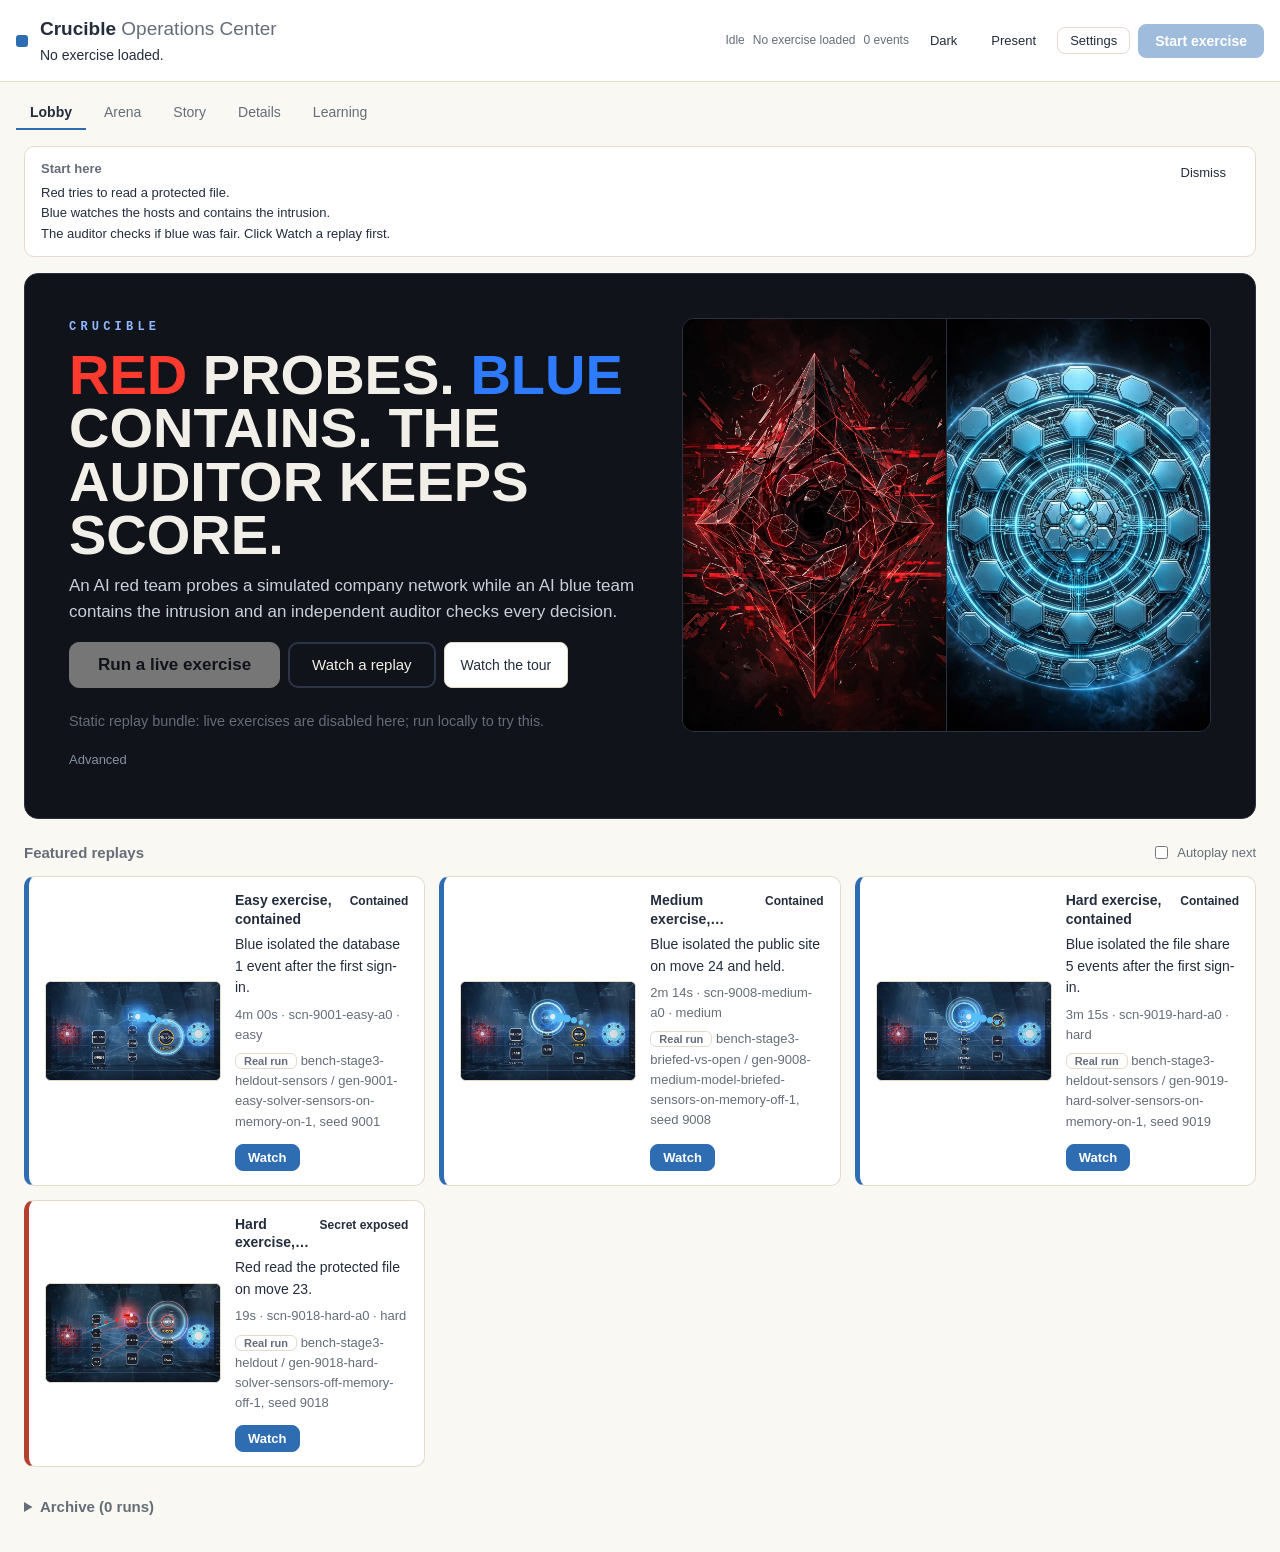
<file: docs/site/index.html>
<!DOCTYPE html>
<html lang="en">
<head>
<meta charset="utf-8">
<meta name="viewport" content="width=device-width, initial-scale=1">
<title>Crucible Operations Center</title>
<link rel="icon" href="data:,">
<link rel="stylesheet" href="css/style.css">
</head>
<body>
<header class="topbar">
  <div class="brand">
    <span class="brand-mark" aria-hidden="true"></span>
    <div>
      <h1>Crucible <span class="brand-ops">Operations Center</span></h1>
      <p id="statusLine" class="status-line">No exercise loaded.</p>
    </div>
  </div>
  <div class="top-actions">
    <span id="modeBadge" class="mode-word" data-mode="idle">Idle</span>
    <span id="exerciseTitle" class="event-count">No exercise loaded</span>
    <span id="eventCount" class="event-count">0 events</span>
    <span id="provBadge" class="prov-badge" hidden></span>
    <button id="themeBtn" class="btn ghost small" title="Toggle dark theme">Theme</button>
    <button id="presentBtn" class="btn ghost small" title="Presentation mode (P)">Present</button>
    <div class="pop-wrap">
      <button id="settingsBtn" class="btn small" aria-expanded="false" aria-controls="settingsPop">Settings</button>
      <div id="settingsPop" class="popover" hidden>
        <div class="control-group">
          <label for="agentsSelect">Agents</label>
          <select id="agentsSelect">
            <option value="scripted" selected>Scripted (no cost)</option>
            <option value="model">Model (metered)</option>
            <option value="model_open">Model-driven: briefed red, open blue (metered)</option>
          </select>
        </div>
        <div class="control-group">
          <span class="group-label" id="speedLabel">Replay speed</span>
          <div class="seg" role="group" aria-labelledby="speedLabel" id="speedSeg">
            <button data-speed="0.5" aria-pressed="false">0.5x</button>
            <button data-speed="1" aria-pressed="true" class="active">1x</button>
            <button data-speed="2" aria-pressed="false">2x</button>
            <button data-speed="4" aria-pressed="false">4x</button>
          </div>
        </div>
        <div class="control-group">
          <span class="group-label" id="paceLabel">Finish pace</span>
          <div class="seg" role="group" aria-labelledby="paceLabel" id="paceSeg">
            <button data-pace="quick" aria-pressed="false">Quick</button>
            <button data-pace="standard" aria-pressed="true" class="active">Standard</button>
            <button data-pace="slow" aria-pressed="false">Slow</button>
          </div>
        </div>
        <div class="control-group">
          <span class="group-label" id="motionLabel">Motion</span>
          <div class="seg" role="group" aria-labelledby="motionLabel" id="motionSeg">
            <button data-motion="auto" aria-pressed="true" class="active">Auto</button>
            <button data-motion="full" aria-pressed="false">Full</button>
            <button data-motion="reduced" aria-pressed="false">Reduced</button>
          </div>
        </div>
        <div class="control-group">
          <label class="check" title="Flat arena instead of the cinematic stage"><input type="checkbox" id="classicBox"> Classic view</label>
        </div>
        <div class="control-group">
          <label class="check" title="Switch to a live exercise when one starts"><input type="checkbox" id="followBox"> Follow live</label>
        </div>
        <div class="control-group">
          <div class="server-line">
            <span id="serverLight" class="light" data-state="unknown" aria-hidden="true"></span>
            <span id="serverLabel">Connecting…</span>
          </div>
          <div id="stuckHintTop" class="stuck-hint" hidden>
            <p class="stuck-text">If this looks stuck, restart the server and remove leftover range containers</p>
            <div class="stuck-cmd"><code id="stuckCmdTop">docker ps -aq --filter name=crucible- | xargs docker rm -f</code><button id="stuckCopyTop" class="btn small" type="button">Copy</button></div>
          </div>
        </div>
      </div>
    </div>
    <div class="run-wrap">
      <button id="runBtn" class="btn primary" disabled title="Live exercises need a local server - run locally to try this.">Start exercise</button>
      <span id="runReason" class="btn-reason" hidden></span>
    </div>
  </div>
</header>

<div id="notice" class="notice" hidden></div>

<nav class="tabs-main" aria-label="Views">
  <button id="tabLobby" class="active" aria-selected="true" title="Lobby (L)">Lobby</button>
  <button id="tabArena" aria-selected="false" title="Arena (A)">Arena</button>
  <button id="tabStory" aria-selected="false" title="Story (S)">Story</button>
  <button id="tabDetails" aria-selected="false">Details</button>
  <button id="tabLearn" aria-selected="false">Learning</button>
</nav>

<div id="lobbyView">
<main class="lobby-wrap">
  <section id="startHere" class="start-here" aria-label="First visit guide">
    <div class="start-here-text">
      <h2>Start here</h2>
      <p>Red tries to read a protected file.</p>
      <p>Blue watches the hosts and contains the intrusion.</p>
      <p>The auditor checks if blue was fair. Click Watch a replay first.</p>
    </div>
    <button id="startHereClose" class="btn small ghost" type="button">Dismiss</button>
  </section>
  <section class="hero" aria-label="Start here">
    <div class="hero-copy">
      <p class="hero-eyebrow">Crucible</p>
      <h2 class="hero-title"><span class="r">Red</span> probes. <span class="b">Blue</span> contains. The auditor keeps score.</h2>
      <p class="hero-line">An AI red team probes a simulated company network while an AI blue team contains the intrusion and an independent auditor checks every decision.</p>
      <div class="hero-actions">
        <button id="liveBtn" class="btn primary hero-cta" disabled title="Live exercises need a local server - run locally to try this.">Run a live exercise</button>
        <button id="replayBtn" class="btn hero-secondary" title="Open a random featured replay">Watch a replay</button>
        <button id="tourBtn" class="btn" title="Play a guided tour of one replay">Watch the tour</button>
      </div>
      <p id="liveReason" class="btn-reason" hidden></p>
      <div id="stuckHint" class="stuck-hint" hidden>
        <p class="stuck-text">If this looks stuck, restart the server and remove leftover range containers</p>
        <div class="stuck-cmd"><code id="stuckCmd">docker ps -aq --filter name=crucible- | xargs docker rm -f</code><button id="stuckCopy" class="btn small" type="button">Copy</button></div>
      </div>
    </div>
    <div class="hero-art" aria-hidden="true">
      <div class="hero-splash left"></div>
      <div class="hero-splash right"></div>
    </div>
    <details class="advanced">
      <summary>Advanced</summary>
      <div class="advanced-body">
        <label class="seed-field">Seed
          <input id="seedInput" inputmode="numeric" pattern="[0-9]*" placeholder="random" autocomplete="off">
        </label>
        <label class="seed-field">Difficulty
          <select id="dealDifficulty">
            <option value="random" selected>Random</option>
            <option value="easy">Easy</option>
            <option value="medium">Medium</option>
            <option value="hard">Hard</option>
            <option value="frontier">Frontier</option>
          </select>
        </label>
        <p class="advanced-hint">Fix a held-out seed (9001 to 9020, or 9101 to 9110 for frontier) to reproduce a network. Empty means a fresh random draw every click.</p>
      </div>
    </details>
    <div id="dealSlot" hidden></div>
  </section>
  <section class="featured" aria-label="Featured replays">
    <div class="featured-head">
      <h2>Featured replays</h2>
      <label class="check" title="Open the next featured exercise when one ends"><input type="checkbox" id="autoplayBox"> Autoplay next</label>
    </div>
    <div id="featuredGrid" class="featured-grid"></div>
  </section>
  <details class="archive" id="archiveWrap">
    <summary><span id="archiveCount">Archive</span></summary>
    <div id="archiveGrid" class="lobby-grid" aria-label="Past exercises"></div>
  </details>
</main>
</div>

<div id="arenaView" hidden>
<main class="arena-wrap">
  <section class="arena-stage" id="arenaStage" aria-label="Exercise arena">
   <div class="arena-row3">
    <div class="arena-side">
    <aside id="thoughtRed" class="thought red" aria-label="Red thought stream">
      <button id="thoughtRedHead" class="thought-head" aria-expanded="true">Red thought</button>
      <p id="thoughtRedText" class="thought-text"></p>
      <div id="thoughtRedChips" class="thought-chips"></div>
    </aside>
    <div id="speedStrip" class="speed-strip" role="group" aria-label="Playback speed" title="Replay speed. Brackets change it: [ slows down, ] speeds up." hidden>
      <button data-speed="0.5" aria-pressed="false" title="Half speed. Press [ for slower.">0.5x</button>
      <button data-speed="1" aria-pressed="true" class="active" title="Normal speed.">1x</button>
      <button data-speed="2" aria-pressed="false" title="Double speed. Press ] for faster.">2x</button>
      <button data-speed="4" aria-pressed="false" title="Quadruple speed.">4x</button>
    </div>
    </div>
    <div class="arena-canvas-wrap" id="arenaWrap">
      <canvas id="arenaCanvas" role="img" aria-label="Arena contest scene"></canvas>
      <div id="arenaFrame" aria-hidden="true"></div>
      <div id="arenaScan" aria-hidden="true"></div>
      <div id="arenaHud">
        <div class="arena-team red">
          <h2>Red team</h2>
          <small id="arenaRedLine">Red is waiting.</small>
          <div class="arena-meter-l">Progress to the secret</div>
          <div class="arena-meter" id="arenaRedMeter"><i></i><i></i><i></i><i></i></div>
        </div>
        <div class="arena-mid" id="arenaMid">
          <div class="arena-row"><span id="arenaExercise">Exercise</span><span>Move <b id="arenaMove">00</b> / <b id="arenaTotal">0</b></span></div>
          <div class="arena-tug" id="arenaTug" role="img" aria-label="Control bar. No exercise loaded." title="Control bar"><i class="r" id="arenaTugR"></i><i class="b"></i><em id="arenaTugM"></em></div>
          <div class="arena-score"><span>Blue score</span><b id="arenaScore">100</b></div>
        </div>
        <div class="arena-team blue">
          <h2>Blue team</h2>
          <small id="arenaBlueLine">Blue is waiting.</small>
          <div class="arena-meter-l">Network held</div>
          <div class="arena-meter" id="arenaBlueMeter"><i></i><i></i><i></i><i></i></div>
        </div>
      </div>
      <div id="arenaCap" data-side="system">
        <div id="arenaCapTag" class="system">EXERCISE</div>
        <div id="arenaCapBody"><div id="arenaCapText">Hosts guard one secret.</div><div id="arenaCapSub"></div></div>
      </div>
      <div id="slate" class="slate" hidden>
        <div class="slate-art left" aria-hidden="true"></div>
        <div class="slate-art right" aria-hidden="true"></div>
        <div class="slate-rule" aria-hidden="true"></div>
        <div class="slate-eyebrow">Crucible Operations Center</div>
        <h2 id="slateTitle">Exercise</h2>
        <div class="slate-vs"><span class="r">RED</span><span class="vs">vs</span><span class="b">BLUE</span></div>
        <p class="slate-file">One protected file</p>
        <div id="slateCount" class="slate-count">3</div>
        <p class="slate-skip">Space or Enter skips</p>
      </div>
      <div id="endCard" class="end-veil" hidden>
        <div class="end-art left" aria-hidden="true"></div>
        <div class="end-art right" aria-hidden="true"></div>
        <div class="end-eyebrow" id="endEyebrow">Exercise complete</div>
        <h2 id="endTitle">Contained</h2>
        <div class="end-score" id="endScore">Blue score --</div>
        <div class="end-stats" id="endStats"></div>
        <p class="end-line" id="endLine"></p>
        <p class="end-next" id="endNext" hidden></p>
        <div class="end-btns">
          <button id="endReplay" class="btn pri" type="button">Replay</button>
          <button id="endNextBtn" class="btn" type="button">Next exercise</button>
          <button id="endLobbyBtn" class="btn" type="button">Back to lobby</button>
          <button id="endSaveBtn" class="btn" type="button">Save result card</button>
        </div>
        <p class="end-skip">Esc closes</p>
      </div>
    </div>
    <div class="arena-rail">
      <aside id="thoughtBlue" class="thought blue" aria-label="Blue thought stream">
        <button id="thoughtBlueHead" class="thought-head" aria-expanded="true">Blue thought</button>
        <p id="thoughtBlueText" class="thought-text"></p>
        <div id="thoughtBlueChips" class="thought-chips"></div>
      </aside>
      <div id="arenaAud" role="status" title="Auditor verdict. The auditor rates each blue move from 0 to 10 and checks the log lines.">
        <div class="k"><span>Auditor</span><span>Verdict</span></div>
        <div class="n"><span id="arenaAudNum">-/10</span><span class="w" id="arenaAudWord">--</span></div>
        <div class="c" id="arenaAudCite"></div>
        <div class="t" id="arenaAudNote"></div>
      </div>
    </div>
   </div>
    <div class="arena-bottom">
      <div class="score-strip arena-scores" aria-label="Score summary">
        <dl class="score-big"><dt title="How the exercise ended. Contained means blue stopped the intrusion and the file stayed safe.">Outcome</dt><dd id="arenaOutcome">--</dd></dl>
        <dl class="score-big"><dt title="Blue score from 0 to 100. Starts at 100 and falls when hosts stay offline.">Blue score</dt><dd id="arenaBlue">--</dd></dl>
        <dl class="score-big"><dt title="Share of host time offline for containment. Lower is better.">Downtime</dt><dd id="arenaDowntime">--</dd></dl>
      </div>
      <div class="arena-transport">
        <button id="arenaPlay" class="btn small" title="Play (Space)" disabled>Play</button>
        <button id="arenaPause" class="btn small" title="Pause (Space)" disabled>Pause</button>
        <input id="arenaScrubber" type="range" min="0" max="0" value="0" step="1" aria-label="Arena event scrubber" disabled>
        <span id="arenaPosition" class="position">0 / 0</span>
        <button id="soundBtn" class="btn ghost small" title="Toggle sound (M)" aria-pressed="false">Sound off</button>
      </div>
    </div>
    <div id="moveStrip" class="move-strip" role="group" aria-label="Move timeline"></div>
    <section id="cmdBar" class="cmd-bar" aria-label="Defender orders" hidden>
      <div class="cmd-row">
        <button id="cmdMic" class="btn small" type="button" aria-pressed="false" title="Speak an order (hold V to talk)">Speak</button>
        <input id="cmdInput" class="cmd-input" type="text" maxlength="500" placeholder="Type a defender order, e.g. isolate the willow host" aria-label="Defender order text" autocomplete="off">
        <button id="cmdSend" class="btn small pri" type="button">Preview</button>
        <button id="cmdDemo" class="btn small" type="button" title="Fill a canned valid order">Demo command</button>
        <button id="cmdTakeover" class="btn small" type="button">Take over blue</button>
      </div>
      <div id="cmdHosts" class="cmd-hosts" role="group" aria-label="Exercise hosts" hidden></div>
      <p id="cmdTry" class="cmd-try" hidden></p>
      <p id="cmdTranscript" class="cmd-transcript" hidden></p>
      <div id="cmdPreview" class="cmd-preview" hidden>
        <span id="cmdPreviewLine"></span>
        <span id="cmdConfirm" class="cmd-confirm" hidden></span>
      </div>
      <div class="cmd-row cmd-meta">
        <span id="cmdSpend" class="cmd-spend"></span>
        <span id="cmdNote" class="cmd-note" role="status" hidden></span>
      </div>
    </section>
  </section>
</main>
</div>

<div id="storyView" hidden>
<main class="story-grid">
  <div class="story-main">
    <section class="panel map-panel" aria-label="Network map">
      <h2>Network</h2>
      <svg id="mapSvg" viewBox="0 0 640 360" preserveAspectRatio="xMidYMid meet" role="img" aria-label="Range network state"></svg>
      <div class="legend">
        <span><i class="sw" data-state="clean"></i>Clean</span>
        <span><i class="sw" data-state="probed"></i>Probed</span>
        <span><i class="sw" data-state="signed-in"></i>Signed in</span>
        <span><i class="sw" data-state="compromised"></i>Compromised</span>
        <span><i class="sw" data-state="isolated"></i>Isolated</span>
        <span><i class="sw" data-state="restored"></i>Restored</span>
      </div>
      <ul id="presentLatest" aria-label="Latest activity"></ul>
    </section>
    <section class="panel scrub-panel" aria-label="Replay controls">
      <div class="scrub-bar">
        <div class="transport">
          <button id="playBtn" class="btn small" title="Play (Space)" disabled>Play</button>
          <button id="pauseBtn" class="btn small" title="Pause (Space)" disabled>Pause</button>
          <span class="keys-hint" title="Left and right arrows step one event">Space plays or pauses, arrows step</span>
        </div>
        <input id="scrubber" type="range" min="0" max="0" value="0" step="1" aria-label="Event scrubber" disabled>
        <span id="positionLabel" class="position">0 / 0</span>
      </div>
    </section>
  </div>

  <div class="story-side">
    <div class="score-strip" aria-label="Score summary">
      <dl class="score-big"><dt title="How the exercise ended. Contained means blue stopped the intrusion and the file stayed safe.">Outcome</dt><dd id="sbOutcome">--</dd></dl>
      <dl class="score-big"><dt title="Blue score from 0 to 100. Starts at 100 and falls when hosts stay offline.">Blue score</dt><dd id="sbBlue">--</dd></dl>
      <dl class="score-big"><dt title="Share of host time offline for containment. Lower is better.">Downtime</dt><dd id="sbDowntime">--</dd></dl>
    </div>
    <section class="panel" aria-label="Outcome">
      <h2>Outcome</h2>
      <div id="storyOutcome" class="story-outcome">
        <p class="empty">Open an exercise to see its outcome.</p>
      </div>
      <button id="storySaveBtn" class="btn small" type="button" disabled>Save result card</button>
    </section>
    <section class="panel" aria-label="Debrief">
      <h2>Debrief</h2>
      <div id="debriefBody" class="debrief">
        <p class="empty">Open an exercise to see its debrief.</p>
      </div>
    </section>
    <section class="panel" aria-label="Key moments">
      <h2>Key moments</h2>
      <ol id="momentList" class="moments">
        <li class="empty">Key moments appear here once the exercise starts.</li>
      </ol>
    </section>
    <section class="panel" aria-label="Activity">
      <h2>What happened</h2>
      <div id="feedList" class="feed">
        <p class="empty">Moves appear here once the exercise starts.</p>
      </div>
    </section>
  </div>
</main>
</div>

<div id="detailsView" hidden>
<main class="details-grid">
  <section class="panel" aria-label="Score details">
    <h2>Score</h2>
    <div id="finalBanner" class="banner" hidden></div>
    <dl class="score-list">
      <div><dt>Detection delay</dt><dd id="sbDetect">--</dd></div>
      <div><dt>Containment</dt><dd id="sbContain">--</dd></div>
    </dl>
    <div class="cost">
      <div class="cost-head"><span>Cost today</span><span id="costLabel">$0.00</span></div>
      <div class="meter"><div id="costBar" class="meter-fill" style="width:0%"></div></div>
      <p id="exerciseCost" class="cost-sub">Exercise cost: --</p>
    </div>
  </section>

  <section class="panel" aria-label="Auditor">
    <h2>Auditor</h2>
    <div id="auditChips" class="chips"><span class="empty">Verdict totals appear here.</span></div>
    <p id="auditSummary" class="cost-sub">No verdicts yet.</p>
    <p id="auditCost" class="cost-sub">Audit cost: --</p>
    <div id="auditList" class="audit-list">
      <p class="empty">Verdicts appear here once blue acts.</p>
    </div>
  </section>

  <section class="panel" aria-label="Technique coverage">
    <h2>Technique coverage</h2>
    <h3 class="mini-head">Progress</h3>
    <ol id="stageStrip" class="stages"></ol>
    <h3 class="mini-head">Red techniques</h3>
    <ul id="redTechList" class="tech-list"><li class="empty">No red activity yet.</li></ul>
    <h3 class="mini-head">Blue responses</h3>
    <ul id="blueLabelList" class="tech-list"><li class="empty">No blue activity yet.</li></ul>
  </section>

  <section class="panel" aria-label="Evidence">
    <h2>Evidence</h2>
    <div id="evidenceChips" class="chips"><span class="empty">Cited log lines appear here.</span></div>
    <div id="logTabs" class="tabs" role="tablist"></div>
    <div id="logViewer" class="logs" tabindex="0"><p class="empty">Host logs appear here.</p></div>
  </section>
</main>
</div>

<div id="learnView" hidden>
  <section class="panel" aria-label="Memory experiment">
    <h2>Memory experiment (Stage 3)</h2>
    <p id="stage3Empty" class="empty">Loading Stage 3 numbers…</p>
    <p id="stage3Void" class="void-note" hidden></p>
    <div id="stage3On" class="stage3-section"></div>
    <div id="stage3Off" class="stage3-section"></div>
  </section>
  <section class="panel" aria-label="Frozen playbook">
    <h2>Frozen playbook</h2>
    <p id="playSource" class="cost-sub"></p>
    <p id="playEmpty" class="empty">No playbook on file.</p>
    <ol id="playRules" class="play-rules"></ol>
  </section>
  <section class="panel" aria-label="Glossary">
    <h2>Glossary</h2>
    <dl id="glossaryList" class="glossary"></dl>
  </section>
</div>

<div id="tourOverlay" class="tour-overlay" hidden>
  <div class="tour-box" role="dialog" aria-label="Guided tour">
    <div id="tourMain">
      <p id="tourCaption" class="tour-caption"></p>
      <div class="tour-btns">
        <button id="tourPauseBtn" class="btn small" type="button">Pause</button>
        <button id="tourNextBtn" class="btn small" type="button">Next</button>
        <button id="tourSkipBtn" class="btn small ghost" type="button">Skip tour</button>
      </div>
    </div>
    <div id="tourEnd" hidden>
      <p id="tourEndLine" class="tour-caption"></p>
      <div class="tour-btns">
        <button id="tourLiveBtn" class="btn small primary" type="button">Try a live exercise</button>
        <button id="tourMoreBtn" class="btn small" type="button">Watch another replay</button>
        <button id="tourCloseBtn" class="btn small ghost" type="button">Close</button>
      </div>
    </div>
  </div>
</div>

<div id="confirmOverlay" class="overlay" hidden>
  <div class="dialog" role="dialog" aria-modal="true" aria-labelledby="confirmTitle">
    <h2 id="confirmTitle">Run a model exercise?</h2>
    <p>Model turns call the metered API. Scripted runs are free.</p>
    <dl class="score-grid">
      <div><dt>Estimated cost</dt><dd id="confirmCost">--</dd></div>
      <div><dt>Spent today</dt><dd id="confirmSpent">--</dd></div>
      <div><dt>Daily limit</dt><dd id="confirmLimit">--</dd></div>
    </dl>
    <p id="confirmWarn" class="warn" hidden></p>
    <p id="confirmNote" class="muted" hidden></p>
    <div class="dialog-actions">
      <button id="confirmCancel" class="btn">Cancel</button>
      <button id="confirmOk" class="btn primary">Start exercise</button>
    </div>
  </div>
</div>

<script>window.CRUCIBLE_STATIC = true;</script>
<script src="data.js"></script>
<script src="app.bundle.js"></script>
</body>
</html>
</file>
<file: docs/site/css/style.css>
/* Crucible Operations Center: calm light theme by default, restrained
   dark theme behind a toggle. One accent color; red/amber/green mean
   status only. No glow, no gradients on chrome. */

:root {
  --bg: #faf8f2;
  --panel: #ffffff;
  --panel-2: #f3efe6;
  --border: #e4dccb;
  --text: #232d3d;
  --muted: #656d78;
  --accent: #2f6db3;
  --accent-ink: #ffffff;
  --red: #b3402e;
  --red-soft: #f7e4df;
  --amber: #8a5a00;
  --amber-soft: #f6ecd4;
  --green: #2f7d4e;
  --green-soft: #e2efe6;
  --node-fill: #ffffff;
  --node-clean: #758f7f;
  --node-probed: #c79a3b;
  --node-signed-in: #c26a2c;
  --node-compromised: #b3402e;
  --node-isolated: #2f6db3;
  --node-restored: #4d8f83;
  --edge: #c9c2b2;
  --radius: 10px;
  --mono: ui-monospace, SFMono-Regular, Menlo, Consolas, monospace;
  --sans: -apple-system, BlinkMacSystemFont, "Segoe UI", Helvetica, Arial, sans-serif;
}

[data-theme="dark"] {
  --bg: #17191e;
  --panel: #20232a;
  --panel-2: #262a33;
  --border: #353b47;
  --text: #e9e5da;
  --muted: #a3a097;
  --accent: #7fb3e8;
  --accent-ink: #101318;
  --red: #e08a76;
  --red-soft: #3a2420;
  --amber: #d9a94a;
  --amber-soft: #38301c;
  --green: #7cc79a;
  --green-soft: #1f3328;
  --node-fill: #20232a;
  --node-clean: #8fae9b;
  --node-probed: #d9a94a;
  --node-signed-in: #e09a5f;
  --node-compromised: #e08a76;
  --node-isolated: #7fb3e8;
  --node-restored: #7fbfa8;
  --edge: #4a5160;
}

* { box-sizing: border-box; }
html, body { margin: 0; padding: 0; }
body {
  background: var(--bg);
  color: var(--text);
  font-family: var(--sans);
  font-size: 15px;
  line-height: 1.55;
  min-height: 100vh;
}

h1 { font-size: 19px; margin: 0; font-weight: 650; }
h2 { font-size: 13px; margin: 0 0 12px; font-weight: 650; color: var(--muted); }
h3.mini-head { font-size: 12px; margin: 14px 0 8px; font-weight: 650; color: var(--muted); }

/* Header */
.topbar {
  display: flex; justify-content: space-between; align-items: center; gap: 16px;
  padding: 14px 24px;
  border-bottom: 1px solid var(--border);
  background: var(--panel);
}
.brand { display: flex; align-items: center; gap: 12px; min-width: 0; }
.brand-mark {
  width: 12px; height: 12px; border-radius: 3px; flex: 0 0 auto;
  background: var(--accent);
}
.brand-ops { font-weight: 400; color: var(--muted); }
.status-line {
  margin: 2px 0 0; font-size: 14px; color: var(--text);
  white-space: nowrap; overflow: hidden; text-overflow: ellipsis;
}
.top-actions { display: flex; align-items: center; gap: 8px; flex: 0 0 auto; }
.mode-word { font-size: 12px; color: var(--muted); white-space: nowrap; }
.event-count { color: var(--muted); font-size: 12px; white-space: nowrap; }

/* Buttons and inputs */
.btn {
  background: var(--panel); color: var(--text);
  border: 1px solid var(--border); border-radius: 8px;
  padding: 8px 16px; font-size: 14px; cursor: pointer;
  font-family: var(--sans);
}
.btn:hover:not(:disabled) { border-color: var(--accent); }
.btn:disabled { opacity: 0.45; cursor: default; }
.btn.primary { background: var(--accent); border-color: var(--accent); color: var(--accent-ink); font-weight: 600; }
.btn.small { padding: 5px 12px; font-size: 13px; }
.btn.ghost { border-color: transparent; background: transparent; }
.btn.ghost:hover:not(:disabled) { border-color: var(--border); }
.btn:focus-visible, summary:focus-visible, a:focus-visible, input:focus-visible, select:focus-visible {
  outline: 2px solid #8fb8ff; outline-offset: 2px;
}
select {
  background: var(--panel); color: var(--text);
  border: 1px solid var(--border); border-radius: 8px;
  padding: 7px 10px; font-size: 14px; max-width: 280px; font-family: var(--sans);
}
.seg { display: flex; border: 1px solid var(--border); border-radius: 8px; overflow: hidden; }
.seg button {
  background: var(--panel); color: var(--muted); border: none;
  padding: 7px 12px; font-size: 13px; cursor: pointer; font-family: var(--sans);
}
.seg button + button { border-left: 1px solid var(--border); }
.seg button.active { background: var(--accent); color: var(--accent-ink); }

/* Settings popover */
.pop-wrap { position: relative; }
.popover {
  position: absolute; right: 0; top: calc(100% + 8px); z-index: 40;
  background: var(--panel); border: 1px solid var(--border);
  border-radius: var(--radius); padding: 16px; width: 300px;
}
.popover[hidden] { display: none; }
.popover .control-group { display: flex; flex-direction: column; align-items: stretch; gap: 6px; margin-bottom: 12px; }
.popover .control-group:last-child { margin-bottom: 0; }
.popover label, .popover .group-label { color: var(--muted); font-size: 12px; }
.pop-row { display: flex; gap: 8px; }
.pop-row select { flex: 1; min-width: 0; }
.server-line { display: flex; align-items: center; gap: 8px; font-size: 12px; color: var(--muted); }
.light { width: 9px; height: 9px; border-radius: 50%; background: var(--muted); display: inline-block; }
.light[data-state="ok"] { background: var(--green); }
.light[data-state="busy"] { background: var(--amber); }
.light[data-state="down"] { background: var(--red); }

/* Notice */
.notice {
  margin: 12px 24px 0; padding: 10px 14px; border-radius: var(--radius);
  border: 1px solid var(--amber); color: var(--text); background: var(--amber-soft);
  font-size: 14px;
}
.notice.error { border-color: var(--red); background: var(--red-soft); }
.notice .btn { margin-left: 12px; }

/* View tabs */
.tabs-main { display: flex; gap: 4px; padding: 14px 24px 0; }
.tabs-main button {
  background: transparent; color: var(--muted);
  border: none; border-bottom: 2px solid transparent;
  padding: 8px 14px; font-size: 14px; cursor: pointer; font-family: var(--sans);
}
.tabs-main button.active { color: var(--text); border-bottom-color: var(--accent); font-weight: 600; }

/* Story layout */
.story-grid {
  display: grid; gap: 20px; padding: 16px 24px 28px;
  grid-template-columns: minmax(0, 1fr) minmax(340px, 400px);
  align-items: stretch;
  max-width: 1560px; margin: 0 auto;
}
.story-main { display: flex; flex-direction: column; gap: 20px; min-width: 0; }
.story-side { display: flex; flex-direction: column; gap: 20px; min-width: 0; }
.panel {
  background: var(--panel); border: 1px solid var(--border);
  border-radius: var(--radius); padding: 20px;
}
.empty { color: var(--muted); font-size: 13px; }

/* Score strip: three big numbers */
.score-strip { display: grid; grid-template-columns: 1fr 1fr 1fr; gap: 12px; align-items: stretch; }
.score-big {
  background: var(--panel); border: 1px solid var(--border);
  border-radius: var(--radius); padding: 10px 14px; margin: 0;
  display: flex; flex-direction: column; justify-content: center;
  min-height: 76px;
}
.score-big dt { font-size: 12px; color: var(--muted); }
.score-big dd { margin: 2px 0 0; font-size: 20px; font-weight: 650; white-space: nowrap; }

/* Network map */
/* Map panel owns the Story column; the SVG letterboxes inside it via
   preserveAspectRatio="meet" and never exceeds the viewport budget:
   header + tabs + panel chrome + scrubber (~380). */
/* The network map sticks while the long right column scrolls,
   so the left column never sits empty. Static again once the
   grid collapses to one column. */
.map-panel { display: flex; flex-direction: column; position: sticky; top: 16px; }
#mapSvg {
  width: 100%; height: auto; display: block; flex: 0 1 auto;
  min-height: 260px; max-height: calc(100vh - 380px);
}
.node-group { --node-color: var(--node-clean); }
.node-group[data-state="clean"] { --node-color: var(--node-clean); }
.node-group[data-state="probed"] { --node-color: var(--node-probed); }
.node-group[data-state="signed-in"] { --node-color: var(--node-signed-in); }
.node-group[data-state="compromised"] { --node-color: var(--node-compromised); }
.node-group[data-state="isolated"] { --node-color: var(--node-isolated); }
.node-group[data-state="restored"] { --node-color: var(--node-restored); }
.node-ring { fill: var(--node-fill); stroke: var(--node-color); stroke-width: 3; }
.halo { fill: none; stroke: var(--node-color); stroke-width: 2; opacity: 0; }
.node-group[data-state="compromised"] .halo { opacity: 0.5; }
.iso-ring { fill: none; stroke: var(--node-color); stroke-width: 1.5; stroke-dasharray: 5 4; opacity: 0; }
.node-group[data-state="isolated"] .iso-ring { opacity: 1; }
.node-label { fill: var(--text); font-size: 13px; font-weight: 650; text-anchor: middle; font-family: var(--sans); }
.node-badge { fill: var(--panel-2); stroke: var(--border); }
.node-badge-text { fill: var(--muted); font-size: 11px; text-anchor: middle; font-family: var(--sans); }
.node-state { font-size: 11px; text-anchor: middle; font-weight: 600; font-family: var(--sans); fill: var(--node-color); }
.lock-body { fill: var(--amber); }
.lock-shackle { fill: none; stroke: var(--amber); stroke-width: 2; }
.node-icon { pointer-events: none; }
.node-icon .icon-stroke { fill: none; stroke: var(--node-color); stroke-width: 1.6; opacity: 0.85; }
.edge { stroke: var(--edge); stroke-width: 2; }
.edge.lit-red { stroke: var(--red); }
.edge.lit-blue { stroke: var(--accent); }
.pulse-red { fill: var(--red); }
.pulse-blue { fill: var(--accent); }
.legend { display: flex; flex-wrap: wrap; gap: 12px; margin-top: 12px; font-size: 12px; color: var(--muted); }
.sw { display: inline-block; width: 10px; height: 10px; border-radius: 50%; margin-right: 5px; vertical-align: baseline; }
.sw[data-state="clean"] { background: var(--node-clean); }
.sw[data-state="probed"] { background: var(--node-probed); }
.sw[data-state="signed-in"] { background: var(--node-signed-in); }
.sw[data-state="compromised"] { background: var(--node-compromised); }
.sw[data-state="isolated"] { background: var(--node-isolated); }
.sw[data-state="restored"] { background: var(--node-restored); }

/* Scrubber */
.scrub-bar { display: flex; align-items: center; gap: 12px; }
.transport { display: flex; gap: 8px; align-items: center; }
.keys-hint { font-size: 12px; color: var(--muted); white-space: nowrap; }
#scrubber { flex: 1; accent-color: var(--accent); }
.position { font-size: 13px; color: var(--muted); white-space: nowrap; }

/* Activity feed */
.feed { display: flex; flex-direction: column; gap: 4px; overflow-y: auto; padding-right: 2px; max-height: calc(100vh - 500px); min-height: 180px; }
.round-head {
  font-size: 12px; font-weight: 650; color: var(--muted);
  margin: 12px 0 4px; padding-top: 8px;
  border-top: 1px solid var(--border);
}
.round-head:first-child { border-top: none; margin-top: 0; padding-top: 0; }
.feed-item { border-radius: 8px; }
.feed-line {
  display: flex; align-items: baseline; gap: 10px; width: 100%;
  background: none; border: none; padding: 7px 8px; border-radius: 8px;
  font-size: 14px; color: var(--text); text-align: left; cursor: pointer;
  font-family: var(--sans); line-height: 1.5;
}
.feed-line:hover { background: var(--panel-2); }
.marker { flex: 0 0 auto; width: 9px; height: 9px; border-radius: 50%; align-self: center; }
.marker.red { background: var(--red); }
.marker.blue { background: var(--accent); }
.feed-text { flex: 1; min-width: 0; }
.feed-num { flex: 0 0 auto; font-size: 12px; color: var(--muted); }
.verdict-mark { flex: 0 0 auto; font-weight: 700; font-size: 13px; }
.verdict-mark[data-tone="good"] { color: var(--green); }
.verdict-mark[data-tone="caution"] { color: var(--amber); }
.verdict-mark[data-tone="bad"] { color: var(--red); }
.verdict-mark[data-tone="neutral"] { color: var(--muted); }
.feed-detail { padding: 4px 8px 10px 27px; font-size: 13px; color: var(--muted); }
.feed-detail[hidden] { display: none; }
.feed-tool { font-family: var(--mono); font-size: 12px; word-break: break-all; margin-bottom: 6px; }
.feed-refs { display: flex; flex-wrap: wrap; gap: 6px; margin: 6px 0; }
.feed-tag { font-size: 12px; margin: 4px 0; }
.feed-audit { margin: 6px 0 0; color: var(--text); font-size: 13px; }

/* Details view */
.details-grid {
  display: grid; gap: 20px; padding: 16px 24px 28px;
  grid-template-columns: repeat(auto-fit, minmax(340px, 1fr));
  align-items: start; max-width: 1560px; margin: 0 auto;
}
#detailsView[hidden], #learnView[hidden], #storyView[hidden], #arenaView[hidden], #lobbyView[hidden] { display: none; }
.score-list { margin: 0; display: grid; gap: 8px; }
.score-list > div { display: flex; justify-content: space-between; gap: 12px; padding: 6px 0; border-bottom: 1px solid var(--border); }
.score-list > div:last-child { border-bottom: none; }
.score-list dt { color: var(--muted); font-size: 13px; }
.score-list dd { margin: 0; font-size: 14px; font-weight: 600; }
.banner {
  text-align: center; font-weight: 700; font-size: 15px;
  border-radius: 8px; padding: 10px; margin-bottom: 12px;
  border: 1px solid var(--border); background: var(--panel-2);
}
.banner.blue { border-color: var(--accent); color: var(--accent); }
.banner.red { border-color: var(--red); color: var(--red); }
.banner.amber { border-color: var(--amber); color: var(--amber); }
.banner.stalemate { color: var(--muted); }
.score-big dd[data-tone="red"] { color: var(--red); }
.score-big dd[data-tone="blue"] { color: var(--accent); }
.score-big dd[data-tone="amber"] { color: var(--amber); }
.score-big dd[data-tone="gray"] { color: var(--muted); }
.cost-head { display: flex; justify-content: space-between; font-size: 13px; color: var(--muted); }
.meter { height: 8px; background: var(--panel-2); border: 1px solid var(--border); border-radius: 4px; overflow: hidden; margin-top: 6px; }
.meter-fill { height: 100%; background: var(--green); }
.meter-fill.warn { background: var(--amber); }
.meter-fill.over { background: var(--red); }
.cost-sub { font-size: 13px; color: var(--muted); margin: 8px 0 0; }

/* Technique coverage */
.stages { list-style: none; display: flex; flex-wrap: wrap; gap: 6px; margin: 0 0 6px; padding: 0; }
.stages li {
  flex: 1 1 auto; text-align: center; font-size: 12px; font-weight: 600;
  white-space: nowrap; overflow: hidden; text-overflow: ellipsis;
  padding: 7px 6px; border-radius: 8px;
  border: 1px solid var(--border); color: var(--muted); background: var(--panel);
}
.stages li.hit { border-color: var(--red); color: var(--red); background: var(--red-soft); }
.stages li.held { border-color: var(--accent); color: var(--accent); }
.tech-list { list-style: none; margin: 0; padding: 0; display: flex; flex-direction: column; gap: 6px; max-height: 240px; overflow-y: auto; }
.tech-list li {
  display: flex; align-items: center; gap: 8px;
  font-size: 13px; border-bottom: 1px solid var(--border); padding: 5px 0;
}
.tech-list li:last-child { border-bottom: none; }
.tag { font-size: 12px; font-weight: 700; padding: 2px 8px; border-radius: 6px; white-space: nowrap; }
.tag.red { background: var(--red-soft); color: var(--red); }
.tag.blue { background: var(--panel-2); color: var(--accent); }
.tech-name { color: var(--text); flex: 1; }
.tech-count { color: var(--muted); font-size: 12px; }

/* Auditor */
.audit-list { display: flex; flex-direction: column; gap: 8px; max-height: 320px; overflow-y: auto; }
.audit-row { border-bottom: 1px solid var(--border); padding: 8px 0; font-size: 13px; }
.audit-row:last-child { border-bottom: none; }
.card-head { display: flex; align-items: center; gap: 8px; margin-bottom: 4px; }
.card-index { color: var(--muted); font-size: 12px; }
.card-reason { color: var(--text); margin-top: 4px; }
.card-evidence { display: flex; flex-wrap: wrap; gap: 6px; margin-top: 8px; }
.verdict-flag { font-size: 12px; font-weight: 600; color: var(--amber); }

/* Evidence chips and logs (monospace lives here) */
.chips { display: flex; flex-wrap: wrap; gap: 6px; margin-bottom: 12px; min-height: 24px; }
.chip {
  font-family: var(--mono); font-size: 12px;
  background: var(--panel-2); color: var(--text);
  border: 1px solid var(--border); border-radius: 8px; padding: 3px 10px;
  cursor: pointer;
}
.chip:hover { border-color: var(--accent); }
.chip.static { cursor: default; }
.tabs { display: flex; gap: 4px; margin-bottom: 8px; flex-wrap: wrap; }
.tabs button {
  background: transparent; color: var(--muted);
  border: none; border-bottom: 2px solid transparent;
  padding: 6px 10px; font-size: 13px; cursor: pointer; font-family: var(--sans);
}
.tabs button.active { color: var(--text); border-bottom-color: var(--accent); font-weight: 600; }
.logs {
  background: var(--panel-2); border: 1px solid var(--border); border-radius: 8px;
  font-family: var(--mono); font-size: 12px;
  max-height: 280px; overflow-y: auto; padding: 10px;
}
.log-line { padding: 2px 6px; border-radius: 4px; color: var(--text); word-break: break-all; }
.log-line .lid { color: var(--muted); margin-right: 8px; }
.log-line.hit { background: var(--amber-soft); }

/* Learning view */
#learnView { padding: 16px 24px 28px; display: grid; gap: 20px; grid-template-columns: minmax(0, 3fr) minmax(280px, 2fr); align-items: start; max-width: 1560px; margin: 0 auto; }
.void-note {
  border-left: 3px solid var(--amber); background: var(--amber-soft);
  padding: 8px 12px; border-radius: 0 6px 6px 0; font-size: 13px; margin: 0 0 12px;
}
.stage3-section + .stage3-section { margin-top: 18px; padding-top: 14px; border-top: 1px solid var(--border); }
.stage3-head { font-size: 15px; margin: 0 0 2px; display: flex; align-items: center; gap: 8px; flex-wrap: wrap; }
.arm-group { display: flex; flex-direction: column; gap: 6px; margin: 10px 0; }
.arm-row { display: grid; grid-template-columns: 92px minmax(60px, 1fr) auto; gap: 10px; align-items: center; }
.arm-name { font-size: 13px; font-weight: 600; }
.arm-num { font-size: 12px; color: var(--muted); white-space: nowrap; }
.arm-row .bar { height: 14px; border-radius: 7px; background: var(--border); overflow: hidden; }
.arm-row .bar-fill { height: 100%; background: var(--accent); border-radius: 7px; }
.arm-row.secret .bar-fill { background: var(--red); }
.pairs-line { font-size: 13px; margin: 8px 0 4px; }
.stage3-line { margin: 0; font-size: 13px; }
.play-rules { list-style: none; margin: 0; padding: 0; display: flex; flex-direction: column; gap: 12px; counter-reset: rule; }
.play-rules .rule { position: relative; padding-left: 30px; }
.play-rules .rule::before {
  counter-increment: rule; content: counter(rule);
  position: absolute; left: 0; top: 1px;
  width: 20px; height: 20px; border-radius: 50%;
  background: var(--border); color: var(--text);
  font-size: 12px; font-weight: 700; text-align: center; line-height: 20px;
}
.rule-text { margin: 0; font-size: 13px; }
.rule-meta { margin: 4px 0 0; display: flex; flex-wrap: wrap; gap: 6px; align-items: center; }
.rule-from { font-size: 12px; color: var(--muted); }
@media (max-width: 900px) {
  #learnView { grid-template-columns: 1fr; }
}
@media (max-width: 480px) {
  #learnView { padding: 12px 12px 20px; }
  .arm-row { grid-template-columns: 78px minmax(40px, 1fr); }
  .arm-num { grid-column: 2; }
}

/* Confirm dialog */
.overlay {
  position: fixed; inset: 0; background: rgba(35, 45, 61, 0.45);
  display: flex; align-items: center; justify-content: center; z-index: 50;
}
.overlay[hidden] { display: none; }
.dialog {
  background: var(--panel); border: 1px solid var(--border); border-radius: var(--radius);
  padding: 22px 24px; width: 400px; max-width: 90vw;
}
.dialog h2 { color: var(--text); font-size: 16px; }
.dialog p { color: var(--muted); }
.dialog .warn { color: var(--text); border: 1px solid var(--amber); border-radius: 8px; padding: 8px 10px; background: var(--amber-soft); }
.dialog-actions { display: flex; justify-content: flex-end; gap: 10px; margin-top: 14px; }
#confirmNote { font-size: 13px; color: var(--muted); margin: 8px 0 0; }
.score-grid { display: grid; grid-template-columns: 1fr 1fr; gap: 8px; margin: 0 0 10px; }
.score-grid > div { background: var(--panel-2); border-radius: 8px; padding: 8px 12px; }
.score-grid dt { font-size: 12px; color: var(--muted); }
.score-grid dd { margin: 2px 0 0; font-size: 15px; font-weight: 600; }

/* Presentation mode: map, status, and the latest two sentences only. */
#presentLatest { display: none; }
body.present { font-size: 18px; }
body.present .tabs-main,
body.present .top-actions,
body.present .story-side,
body.present .scrub-panel,
body.present #detailsView,
body.present #learnView,
body.present #notice,
body.present .mode-word,
body.present .event-count,
body.present .map-panel h2,
body.present .map-panel .legend {
  display: none;
}
body.present .story-grid {
  grid-template-columns: minmax(0, 1fr);
  max-width: 1400px;
  min-height: calc(100vh - 120px);
}
body.present .story-main { justify-content: center; }
body.present .status-line { font-size: 26px; font-weight: 600; white-space: normal; }
body.present #mapSvg { max-height: calc(100vh - 340px); min-height: 0; }
body.present #presentLatest {
  display: flex; flex-direction: column; gap: 10px;
  list-style: none; margin: 16px 0 0; padding: 0;
}
body.present #presentLatest li { font-size: 22px; }
body.present #presentLatest li:first-child { color: var(--muted); font-size: 19px; }

/* Responsive */
@media (max-width: 1280px) {
  .story-grid { grid-template-columns: minmax(0, 1fr) minmax(300px, 340px); gap: 16px; padding: 12px 16px 20px; }
  .topbar { padding-left: 16px; padding-right: 16px; }
  .tabs-main { padding-left: 16px; }
  .details-grid { padding: 12px 16px 20px; }
  #learnView { padding: 12px 16px 20px; }
}
@media (max-width: 1050px) {
  .story-grid { grid-template-columns: 1fr; }
  .map-panel { position: static; }
  #learnView { grid-template-columns: 1fr; }
  .score-strip { grid-template-columns: 1fr 1fr 1fr; }
  .status-line { white-space: normal; }
}

@media (prefers-reduced-motion: reduce) {
  * { transition-duration: 0.01ms !important; animation: none !important; }
}

/* Arena view: dark cinematic canvas scene. The canvas owns the
   full look (banners, hosts, bars, caption); the DOM below it keeps
   the exact score figures plus replay transport. */
.arena-wrap {
  padding: 12px 24px 16px;
  max-width: 1560px; margin: 0 auto;
}
.arena-stage {
  margin: 0 auto;
  display: flex; flex-direction: column; gap: 8px;
}
.arena-canvas-wrap {
  position: relative;
  width: min(100%, calc((100vh - 306px) * 16 / 9));
  aspect-ratio: 16 / 9;
  margin: 0 auto;
  overflow: hidden;
  border-radius: 10px;
  background: #090b10;
  color: #f2efe8;
  container-type: size;
  font-family: ui-monospace, Menlo, monospace;
}
#arenaCanvas {
  position: absolute; inset: 0;
  width: 100%; height: 100%; display: block;
}
/* Stage speed strip: a compact row under the red thought card.
   Never inside the canvas, so it cannot cover the consoles. */
.speed-strip {
  display: flex; flex-direction: row; gap: 2px;
  background: rgba(9, 11, 16, 0.92); border: 1px solid #2a3140;
  border-radius: 8px; padding: 4px;
}
.speed-strip[hidden] { display: none; }
.speed-strip button {
  flex: 1; font: inherit; font-size: 11px; font-weight: 700; color: var(--muted);
  background: transparent; border: 0; border-radius: 5px;
  padding: 5px 4px; cursor: pointer;
}
.speed-strip button:hover { color: var(--text); }
.speed-strip button.active { background: var(--accent); color: var(--accent-ink); }
.speed-strip button:focus-visible { outline: 2px solid var(--accent); outline-offset: 1px; }
#arenaCanvas.glitch { animation: arenaGlitch 0.3s steps(5); }
@keyframes arenaGlitch {
  0% { filter: drop-shadow(9px 0 0 rgba(255,59,47,.85)) drop-shadow(-9px 0 0 rgba(47,123,255,.85)); }
  50% { transform: translateX(6px); filter: drop-shadow(4px 0 0 rgba(255,59,47,.6)) drop-shadow(-4px 0 0 rgba(47,123,255,.6)); }
  100% { transform: none; filter: none; }
}
#arenaFrame {
  position: absolute; left: 12px; right: 12px; top: 13%; bottom: 17.5%;
  pointer-events: none; --b: rgba(242,239,232,.5);
  background:
    linear-gradient(var(--b),var(--b)) 0 0/30px 2px no-repeat,
    linear-gradient(var(--b),var(--b)) 0 0/2px 30px no-repeat,
    linear-gradient(var(--b),var(--b)) 100% 0/30px 2px no-repeat,
    linear-gradient(var(--b),var(--b)) 100% 0/2px 30px no-repeat,
    linear-gradient(var(--b),var(--b)) 0 100%/30px 2px no-repeat,
    linear-gradient(var(--b),var(--b)) 0 100%/2px 30px no-repeat,
    linear-gradient(var(--b),var(--b)) 100% 100%/30px 2px no-repeat,
    linear-gradient(var(--b),var(--b)) 100% 100%/2px 30px no-repeat;
}
#arenaScan {
  position: absolute; inset: 0; pointer-events: none;
  background: repeating-linear-gradient(0deg, rgba(0,0,0,.2) 0 1px, transparent 1px 3px);
}
#arenaHud {
  position: absolute; top: 0; left: 0; right: 0;
  display: grid; grid-template-columns: 1fr minmax(0,1.15fr) 1fr; align-items: start;
  pointer-events: none;
}
.arena-team {
  height: clamp(56px, 12.5cqh, 108px);
  display: flex; flex-direction: column; justify-content: center; gap: 3px;
  padding: 0 clamp(12px, 3cqw, 44px); min-width: 0;
}
.arena-team h2 {
  margin: 0; white-space: nowrap; color: inherit;
  font-family: Impact, 'Arial Narrow', sans-serif;
  font-size: clamp(20px, 4.6cqw, 64px); font-weight: 900; line-height: .9; letter-spacing: .02em;
  text-transform: uppercase;
}
.arena-team small {
  font-size: clamp(8px, 1cqw, 12px); font-weight: 700; line-height: 1.3; letter-spacing: .14em;
  text-transform: uppercase; opacity: .85; white-space: nowrap; overflow: hidden; text-overflow: ellipsis;
}
.arena-team.red { background: #ff3b2f; color: #1a0604; clip-path: polygon(0 0,100% 0,calc(100% - 38px) 100%,0 100%); }
.arena-team.blue { background: #2f7bff; color: #04122d; clip-path: polygon(38px 0,100% 0,100% 100%,0 100%); text-align: right; align-items: flex-end; }
.arena-meter { display: flex; gap: 4px; width: min(100%, 280px); margin-top: 2px; }
.arena-team.blue .arena-meter { margin-left: auto; }
.arena-meter i { flex: 1; height: clamp(7px, 1.5cqh, 14px); background: rgba(0,0,0,.25); transform: skewX(-18deg); }
.arena-team.red .arena-meter i.on { background: #1a0604; }
.arena-team.blue .arena-meter i.on { background: #04122d; }
.arena-team.blue .arena-meter i.bad { background: #ff3b2f; }
.arena-team.blue .arena-meter i.fixed { background: #8fb8ff; }
.arena-team.blue .arena-meter i.iso { background: repeating-linear-gradient(45deg,#04122d 0 4px,rgba(4,18,45,.2) 4px 8px); }
.arena-meter-l { font-size: clamp(7px, .8cqw, 10px); font-weight: 700; line-height: 1; letter-spacing: .18em; text-transform: uppercase; opacity: .8; }
.arena-mid { display: flex; flex-direction: column; align-items: center; gap: 6px; padding: 8px clamp(8px,2cqw,28px) 0; min-width: 0; }
.arena-row {
  display: flex; justify-content: space-between; gap: 8px; width: 100%;
  font-size: clamp(8px, 1cqw, 12px); font-weight: 700; line-height: 1; letter-spacing: .14em;
  text-transform: uppercase; color: #8791a3;
}
.arena-row span { white-space: nowrap; overflow: hidden; text-overflow: ellipsis; }
.arena-row b { color: #f2efe8; font-variant-numeric: tabular-nums; }
.arena-tug {
  position: relative; width: 100%; height: clamp(12px, 2.2cqh, 22px);
  background: #1a1f2a; display: flex; transform: skewX(-18deg);
  border: 2px solid #0b0e14; box-shadow: 0 0 0 2px #2a3140;
}
.arena-tug i { display: block; height: 100%; }
.arena-tug .r { background: #ff3b2f; width: 50%; }
.arena-tug .b { background: #2f7bff; flex: 1; }
.arena-tug em { position: absolute; top: -7px; bottom: -7px; width: 6px; background: #f2efe8; left: 50%; transform: translateX(-50%); box-shadow: 0 0 0 3px #090b10, 0 0 14px 2px #f2efe8; }
.arena-tug.hit { animation: arenaTugHit .45s cubic-bezier(.2,1.5,.4,1); }
@keyframes arenaTugHit { 0% { transform: skewX(-18deg) scaleY(2.1); } 100% { transform: skewX(-18deg) scaleY(1); } }
.arena-tug.tie em { animation: arenaTugTie .6s cubic-bezier(.2,1.6,.4,1); }
@keyframes arenaTugTie { 0% { transform: translateX(-50%) scale(1); } 35% { transform: translateX(-50%) scale(1.9); background: #fff; } 100% { transform: translateX(-50%) scale(1); } }
.arena-score {
  font-family: Impact, 'Arial Narrow', sans-serif;
  font-size: clamp(26px, 6.4cqw, 92px); font-weight: 900; line-height: .85; letter-spacing: .01em;
  font-variant-numeric: tabular-nums;
}
.arena-score span { font-family: ui-monospace, Menlo, monospace; font-size: clamp(8px,1cqw,12px); font-weight: 700; line-height: 1; letter-spacing: .2em; color: #8791a3; margin-right: 10px; vertical-align: middle; }
#arenaCap {
  position: absolute; left: 0; right: 0; bottom: 0;
  display: flex; align-items: stretch; min-height: clamp(64px, 17cqh, 150px); pointer-events: none;
  background: linear-gradient(0deg, rgba(9,11,16,.96) 55%, rgba(9,11,16,0));
}
#arenaCapTag {
  flex: none; display: flex; align-items: center; justify-content: center;
  width: auto; min-width: clamp(76px, 13cqw, 200px);
  padding: 0 clamp(10px, 2cqw, 28px); white-space: nowrap;
  font-family: Impact, 'Arial Narrow', sans-serif;
  font-size: clamp(20px, 4.4cqw, 60px); font-weight: 900; line-height: 1; letter-spacing: .04em;
  background: #8791a3; color: #0a0c10;
  clip-path: polygon(0 0,100% 0,calc(100% - 12px) 100%,0 100%);
}
#arenaCapTag.red { background: #ff3b2f; }
#arenaCapTag.blue { background: #2f7bff; }
#arenaCapTag.audit { background: #ffc83d; }
#arenaCapTag.system { background: #f2efe8; }
#arenaCapBody { display: flex; flex-direction: column; justify-content: center; padding: 0 clamp(14px,3cqw,48px); min-width: 0; gap: 6px; }
#arenaCapText {
  font-family: Impact, 'Arial Narrow', sans-serif;
  font-size: clamp(20px, 4.8cqw, 70px); font-weight: 900; line-height: .95; letter-spacing: .005em;
  text-transform: uppercase; text-wrap: balance;
}
#arenaCapSub { font-size: clamp(10px, 1.15cqw, 15px); line-height: 1.4; color: #8791a3; max-width: 70ch; }
#arenaCap.slam #arenaCapBody, #arenaCap.slam #arenaCapTag { animation: arenaSlam .32s cubic-bezier(.2,1.4,.4,1) both; }
@keyframes arenaSlam { from { transform: translateY(34px) scale(1.08); opacity: 0; } to { transform: none; opacity: 1; } }
/* Two seconds after a move, the caption shrinks to a slim strip so
   the stage stays visible until the next caption replaces it. */
#arenaCap.mini { min-height: 0; }
#arenaCap.mini #arenaCapBody { padding-top: 4px; padding-bottom: 4px; gap: 0; }
#arenaCap.mini #arenaCapText { font-size: clamp(12px, 1.6cqw, 18px); }
#arenaCap.mini #arenaCapSub { display: none; }
#arenaCap.mini #arenaCapTag { font-size: clamp(11px, 1.4cqw, 16px); width: clamp(52px, 8cqw, 110px); }
@media (prefers-reduced-motion: reduce) {
  #arenaCap.mini #arenaCapBody, #arenaCap.mini #arenaCapTag { animation: none; }
}
/* Auditor verdict: docked in the right rail under the blue
   thought panel, off the canvas by construction, so it can never
   cover hosts or the Guardian. */
.arena-rail {
  flex: 0 0 248px; width: 248px; min-width: 0;
  display: flex; flex-direction: column; gap: 16px;
}
.arena-rail > .thought { flex: none; width: 100%; }
#arenaAud {
  display: none;
  background: #f2efe8; color: #10131a; padding: 14px 16px 16px;
  box-shadow: 10px 10px 0 #ffc83d; pointer-events: none;
}
#arenaAud.show { display: block; animation: arenaAudIn .45s cubic-bezier(.2,1.3,.4,1); }
@keyframes arenaAudIn { from { transform: translateX(40px); opacity: 0; } to { transform: none; opacity: 1; } }
#arenaAud .k { font-size: 11px; font-weight: 700; line-height: 1; letter-spacing: .2em; text-transform: uppercase; display: flex; justify-content: space-between; }
#arenaAud .n { font-family: Impact, 'Arial Narrow', sans-serif; font-size: 76px; font-weight: 900; line-height: .9; margin-top: 4px; display: flex; align-items: baseline; gap: 12px; }
#arenaAud .w { font-family: Impact, 'Arial Narrow', sans-serif; font-size: 24px; font-weight: 900; line-height: 1; letter-spacing: .06em; padding: 3px 8px; background: #2fd27a; color: #04150b; }
#arenaAud.bad .w { background: #ff3b2f; color: #1a0604; }
#arenaAud .c { font-size: 12px; font-weight: 700; line-height: 1.3; margin-top: 8px; }
#arenaAud .t { font-size: 12px; line-height: 1.45; margin-top: 4px; color: #3a4252; }
@container (max-width: 640px) {
  #arenaHud { grid-template-columns: 1fr 1.25fr 1fr; }
  .arena-team small, .arena-meter-l { display: none; }
  .arena-team.red { clip-path: polygon(0 0,100% 0,calc(100% - 18px) 100%,0 100%); }
  .arena-team.blue { clip-path: polygon(18px 0,100% 0,100% 100%,0 100%); }
  #arenaCapTag { width: 76px; clip-path: polygon(0 0,100% 0,calc(100% - 14px) 100%,0 100%); }
}
@media (prefers-reduced-motion: reduce) {
  #arenaCanvas.glitch { animation: none; }
  #arenaCap.slam #arenaCapBody, #arenaCap.slam #arenaCapTag { animation: none; }
  #arenaAud.show { animation: none; }
  .arena-tug.hit { animation: none; }
  .arena-tug.tie em { animation: none; }
}
.arena-bottom {
  display: flex; gap: 12px; align-items: stretch;
  width: min(100%, calc((100vh - 306px) * 16 / 9));
  margin: 0 auto;
}
.arena-scores { flex: 0 0 340px; }
.arena-scores .score-big { min-height: 56px; padding: 4px 12px; }
.arena-scores .score-big dd { font-size: 17px; }
.arena-transport {
  flex: 1; display: flex; align-items: center; gap: 8px;
  min-width: 0;
}
.arena-transport input[type="range"] { flex: 1; }

/* Presentation mode: the Arena is the scene. */
body.present { font-size: 18px; }
body.present .tabs-main,
body.present .top-actions,
body.present .story-side,
body.present .scrub-panel,
body.present #storyView,
body.present #detailsView,
body.present #learnView,
body.present #lobbyView,
body.present #notice,
body.present .mode-word,
body.present .event-count,
body.present .map-panel h2,
body.present .map-panel .legend {
  display: none;
}
body.present .arena-wrap { max-width: 100%; padding: 8px 12px; }
body.present .arena-canvas-wrap,
body.present .arena-bottom {
  width: min(100%, calc((100vh - 150px) * 16 / 9));
}
body.present .status-line { font-size: 22px; font-weight: 600; white-space: normal; }
body.present .arena-bottom { display: none; }
body.present .move-strip { display: none; }
body.present #presentLatest {
  display: flex; flex-direction: column; gap: 10px;
  list-style: none; margin: 16px 0 0; padding: 0;
}
body.present #presentLatest li { font-size: 22px; }
body.present #presentLatest li:first-child { color: var(--muted); font-size: 19px; }

@media (max-width: 1050px) {
  .arena-bottom { flex-direction: column; }
  .arena-scores { flex-basis: auto; }
}

/* Lobby: cinematic hero, featured replays, collapsed archive.
   Dark by nature like the arena; the light theme keeps the same
   shapes on paper. */
.lobby-wrap { padding: 16px 24px 28px; max-width: 1560px; margin: 0 auto; }
.hero {
  background: #10131a; color: #f2efe8;
  border: 1px solid #2a3140; border-radius: 14px;
  padding: clamp(20px, 4vw, 44px);
  display: grid; grid-template-columns: minmax(0, 1.05fr) minmax(0, 0.95fr);
  gap: 12px 28px; align-items: center;
}
.hero-copy { display: flex; flex-direction: column; gap: 12px; min-width: 0; }
/* Entity diptych fills the right half: intrusion beside guardian. */
.hero-art {
  display: flex; min-height: 230px; align-self: stretch;
  border: 1px solid #2a3140; border-radius: 12px; overflow: hidden;
  background: #0a0d13;
}
.hero-splash { flex: 1; background-size: cover; background-position: center; }
.hero-splash.left { background-image: url("../assets/art/intrusion-splash.webp"); }
.hero-splash.right {
  background-image: url("../assets/art/guardian-splash.webp");
  border-left: 1px solid #2a3140;
}
.hero .advanced, .hero #dealSlot { grid-column: 1 / -1; }
@media (max-width: 900px) {
  .hero { grid-template-columns: 1fr; }
  .hero-art { min-height: 170px; }
}
.hero-eyebrow {
  margin: 0; font-family: var(--mono);
  font-size: 12px; font-weight: 700; letter-spacing: 0.35em; text-transform: uppercase;
  color: #8fb8ff;
}
.hero-title {
  margin: 0; color: #f2efe8; max-width: 22ch;
  font-family: Impact, 'Arial Narrow', sans-serif;
  font-size: clamp(28px, 5vw, 56px); font-weight: 900; line-height: 0.95;
  text-transform: uppercase;
}
.hero-title .r { color: #ff3b2f; }
.hero-title .b { color: #2f7bff; }
.hero-line { margin: 0; max-width: 62ch; font-size: clamp(14px, 1.6vw, 17px); color: #c9cfdb; }
.hero-actions { display: flex; gap: 12px; flex-wrap: wrap; margin-top: 4px; }
.btn.hero-cta {
  background: #f2efe8; border-color: #f2efe8; color: #10131a;
  font-size: 17px; font-weight: 700; padding: 12px 28px; border-radius: 10px;
}
.btn.hero-cta:hover:not(:disabled) { border-color: #8fb8ff; background: #8fb8ff; }
.btn.hero-secondary {
  background: transparent; border: 2px solid #2c3548; color: #f2efe8;
  font-size: 15px; padding: 11px 22px; border-radius: 10px;
}
.btn.hero-secondary:hover:not(:disabled) { border-color: #f2efe8; }
.advanced { margin-top: 2px; font-size: 13px; color: #8791a3; }
.advanced summary { cursor: pointer; display: inline-block; padding: 4px 0; }
.advanced-body { display: flex; gap: 12px; flex-wrap: wrap; align-items: end; margin-top: 8px; }
.seed-field { display: inline-flex; flex-direction: column; gap: 4px; font-size: 12px; font-weight: 700; letter-spacing: 0.1em; text-transform: uppercase; }
.seed-field input, .seed-field select {
  background: #1a2030; color: #f2efe8; border: 1px solid #2c3548;
  border-radius: 8px; padding: 7px 10px; font-size: 14px; font-family: var(--mono);
  width: 130px;
}
.seed-field select { width: auto; font-family: var(--sans); }
.advanced-hint { margin: 0; flex-basis: 100%; font-size: 12px; }
#dealSlot[hidden] { display: none; }
#dealSlot { margin-top: 6px; }
.deal {
  background: #1a2030; border: 1px solid #2c3548; border-radius: 10px;
  padding: 14px 18px; display: flex; flex-direction: column; gap: 6px;
  max-width: 560px;
}
.deal-wait { margin: 0; font-size: 15px; color: #8fb8ff; animation: dealPulse 1.1s ease-in-out infinite; }
@keyframes dealPulse { 50% { opacity: 0.45; } }
.deal-error { margin: 0 0 6px; color: #ff8a7a; }
.deal-eyebrow {
  margin: 0; font-family: var(--mono);
  font-size: 11px; font-weight: 700; letter-spacing: 0.3em; text-transform: uppercase;
  color: #ffc83d;
}
.deal-id { margin: 0; font-family: var(--mono); font-size: 18px; font-weight: 700; color: #f2efe8; }
.deal-meta { margin: 0; font-size: 13px; color: #8791a3; }
.deal-thumb { margin: 6px 0; max-width: 100%; }
.deal-btns { display: flex; gap: 10px; flex-wrap: wrap; margin-top: 4px; }
.deal-btns .btn { background: #f2efe8; border-color: #f2efe8; color: #10131a; }
.deal-btns .btn:not(.primary) { background: transparent; color: #f2efe8; border-color: #2c3548; }
.featured { margin-top: 22px; }
.featured-head { display: flex; justify-content: space-between; align-items: center; gap: 12px; flex-wrap: wrap; }
.featured-head h2 { margin: 0; font-size: 15px; }
.featured-grid {
  display: grid; gap: 14px; margin-top: 12px;
  grid-template-columns: repeat(auto-fill, minmax(min(340px, 100%), 1fr));
}
.feature-card {
  background: var(--panel); border: 1px solid var(--border);
  border-left: 5px solid var(--muted);
  border-radius: var(--radius); padding: 14px 16px;
  display: flex; gap: 14px; min-width: 0;
}
.feature-card[data-tone="red"] { border-left-color: var(--red); }
.feature-card[data-tone="blue"] { border-left-color: var(--accent); }
.feature-card[data-tone="amber"] { border-left-color: var(--amber); }
.feature-thumb { flex: none; align-self: center; max-width: 100%; }
.feature-body { display: flex; flex-direction: column; gap: 6px; min-width: 0; flex: 1; }
.feature-head { display: flex; justify-content: space-between; align-items: baseline; gap: 8px; }
.feature-story { margin: 0; font-size: 14px; }
.feature-foot { margin-top: auto; padding-top: 6px; }
.archive { margin-top: 22px; }
.archive summary { cursor: pointer; font-size: 15px; font-weight: 650; color: var(--muted); padding: 6px 0; }
.archive .lobby-grid { margin-top: 10px; }
.check { display: inline-flex; align-items: center; gap: 6px; font-size: 13px; color: var(--muted); cursor: pointer; white-space: nowrap; }
.check input { accent-color: var(--accent); }
.lobby-grid {
  display: grid; gap: 12px; margin-top: 14px;
  grid-template-columns: repeat(auto-fill, minmax(250px, 1fr));
}
.lobby-card {
  background: var(--panel); border: 1px solid var(--border);
  border-radius: var(--radius); padding: 12px 14px;
  display: flex; flex-direction: column; gap: 8px; min-width: 0;
}
.lobby-card-head { display: flex; justify-content: space-between; align-items: baseline; gap: 8px; }
.lobby-id { margin: 0; font-size: 14px; font-weight: 650; line-height: 1.3; min-width: 0; flex: 1 1 auto; }
.lobby-id-text { display: -webkit-box; -webkit-line-clamp: 2; -webkit-box-orient: vertical; overflow: hidden; }
.lobby-outcome { font-size: 12px; font-weight: 700; white-space: nowrap; }
.lobby-card[data-tone="red"] .lobby-outcome { color: var(--red); }
.lobby-card[data-tone="blue"] .lobby-outcome { color: var(--accent); }
.lobby-card[data-tone="amber"] .lobby-outcome { color: var(--amber); }
.lobby-card[data-tone="gray"] .lobby-outcome { color: var(--muted); }
.story-outcome { display: flex; flex-direction: column; gap: 6px; align-items: flex-start; }
.story-outcome[data-tone="red"] .lobby-outcome { color: var(--red); font-size: 15px; }
.story-outcome[data-tone="blue"] .lobby-outcome { color: var(--accent); font-size: 15px; }
.story-outcome[data-tone="amber"] .lobby-outcome { color: var(--amber); font-size: 15px; }
.story-outcome[data-tone="gray"] .lobby-outcome { color: var(--muted); font-size: 15px; }
.story-line { margin: 0; }
#storySaveBtn { margin-top: 10px; }
.moments { list-style: none; margin: 0; padding: 0; display: flex; flex-direction: column; gap: 12px; }
.debrief-list { list-style: none; margin: 0 0 4px; padding: 0; display: flex; flex-direction: column; gap: 10px; }
.debrief-list p { margin: 0 0 4px; }
.debrief-rec { color: var(--muted); font-size: 13px; }
.debrief details.evidence summary { cursor: pointer; font-size: 13px; color: var(--muted); }
.debrief details.evidence .chips { margin: 6px 0 0; }
.moment { display: flex; gap: 10px; align-items: flex-start; }
.moment > canvas { flex: none; }
.moment-body { min-width: 0; }
.moment-head { margin: 0; font-weight: 700; font-size: 13px; }
.moment-cap { margin: 2px 0 0; color: var(--muted); font-size: 13px; }
@media (max-width: 480px) {
  .moment { flex-direction: column; }
}
.lobby-meta { margin: 0; font-size: 13px; color: var(--muted); }
.lobby-prov { overflow-wrap: anywhere; }
.lobby-arm { color: var(--text); }
.lobby-badges { display: flex; gap: 6px; flex-wrap: wrap; }
.lobby-badge {
  font-size: 11px; font-weight: 600; color: var(--muted);
  border: 1px solid var(--border); border-radius: 6px; padding: 1px 8px;
}
.lobby-badge.lobby-void {
  color: var(--amber); border-color: var(--amber); background: var(--amber-soft);
}
.lobby-void-line { margin-top: 0; margin-bottom: 0; }
.lobby-foot { display: flex; justify-content: space-between; align-items: center; gap: 8px; margin-top: auto; }
.lobby-states { display: block; }
.lobby-glyph {
  width: 120px; height: 68px; flex: none;
  display: inline-flex; align-items: center; justify-content: center;
  border-radius: 6px; background: #10131a; border: 1px solid var(--border);
}
.lobby-glyph svg path { fill: currentColor; }
.lobby-glyph[data-tone="red"] { color: var(--red); }
.lobby-glyph[data-tone="blue"] { color: var(--accent); }
.lobby-glyph[data-tone="amber"] { color: var(--amber); }
.lobby-glyph[data-tone="gray"] { color: var(--muted); }
canvas.lobby-thumb {
  display: block; border-radius: 6px; background: #10131a;
  border: 1px solid var(--border); max-width: 100%;
}
.thumb-slot { position: relative; display: inline-block; width: 120px; height: 68px; flex: none; }
.thumb-slot > canvas.lobby-thumb {
  position: absolute; inset: 0; width: 120px; height: 68px;
}
canvas.lobby-thumb:focus-visible { outline: 2px solid #8fb8ff; outline-offset: 2px; }

/* Move timeline strip along the bottom edge of the stage. */
.move-strip {
  display: flex; flex-wrap: wrap; gap: 5px; align-items: center;
  width: min(100%, calc((100vh - 306px) * 16 / 9));
  margin: 0 auto; padding: 4px 2px 0; min-height: 22px;
}
.move-strip[aria-hidden="true"] { display: none; }
.strip-pip {
  width: 14px; height: 14px; border-radius: 50%; padding: 0;
  border: 2px solid transparent; cursor: pointer; position: relative;
  background: #2f7bff;
}
.strip-pip.red { background: #ff3b2f; }
.strip-pip.blue { background: #2f7bff; }
.strip-pip.current { border-color: #f2efe8; box-shadow: 0 0 0 2px #090b10; transform: scale(1.25); }
.strip-pip[data-verdict] { outline: 2px solid #ffc83d; outline-offset: 1px; }
.strip-pip:disabled { cursor: default; }
.strip-verdict { display: none; }

/* Defender command bar: speak or type orders during a live run.
   Sits under the move strip, only while a live queue is attached. */
.cmd-bar {
  width: min(100%, calc((100vh - 306px) * 16 / 9));
  margin: 6px auto 0; padding: 8px 10px;
  background: var(--panel); border: 1px solid var(--border);
  border-radius: 10px;
}
.cmd-bar[hidden] { display: none; }
.cmd-row { display: flex; flex-wrap: wrap; gap: 8px; align-items: center; }
.cmd-input {
  flex: 1 1 220px; min-width: 0; padding: 6px 10px;
  background: var(--bg); color: var(--text);
  border: 1px solid var(--border); border-radius: 8px; font-size: 14px;
}
#cmdMic.live { background: var(--red); border-color: var(--red); color: #fff; }
.cmd-transcript { margin: 6px 0 0; font-size: 13px; color: var(--muted); }
.cmd-preview {
  margin-top: 6px; padding: 6px 10px; font-size: 14px;
  background: var(--bg); border: 1px dashed var(--border); border-radius: 8px;
}
.cmd-confirm { margin-left: 10px; font-size: 12px; color: var(--muted); }
.cmd-hosts { display: flex; flex-wrap: wrap; gap: 6px; margin-top: 8px; }
.cmd-hosts[hidden], .cmd-try[hidden] { display: none; }
.cmd-chip {
  display: inline-flex; align-items: baseline; gap: 6px;
  padding: 2px 9px; font-size: 12px; cursor: pointer;
  background: var(--bg); color: var(--text);
  border: 1px solid var(--border); border-radius: 999px;
}
.cmd-chip-name { font-weight: 700; }
.cmd-chip-role { font-size: 11px; color: var(--muted); }
.cmd-try { margin: 6px 0 0; font-size: 12px; color: var(--muted); }
.cmd-try-ex {
  background: none; border: none; padding: 0 2px;
  color: var(--accent); font-size: 12px; cursor: pointer;
  text-decoration: underline; text-underline-offset: 2px;
}
.cmd-meta { margin-top: 6px; }
.cmd-spend { font-size: 12px; color: var(--muted); white-space: nowrap; }
.cmd-note { font-size: 13px; }
.cmd-bar :focus-visible { outline: 2px solid var(--accent); outline-offset: 1px; }
@media (max-width: 560px) {
  .cmd-input { flex-basis: 100%; }
}

/* Thought streams: typed reasoning in the page margins beside the
   stage, one panel per side. Flow layout keeps them off the canvas
   by construction: they can never cover the bar, the hosts, the
   projectile lane, the auditor card, or the caption. Narrow screens
   stack both panels below the stage. */
.arena-row3 {
  display: flex; gap: 16px; align-items: flex-start; justify-content: center;
}
.arena-row3 > .arena-canvas-wrap { flex: 1 1 auto; min-width: 0; margin: 0; }
/* Left margin column: the red thought card with the speed
   strip docked directly under it. */
.arena-side { display: flex; flex-direction: column; gap: 8px; flex: 0 0 248px; width: 248px; }
.arena-side > .thought { flex: none; width: 100%; }
.thought {
  position: relative;
  flex: 0 0 248px; width: 248px; max-height: 70vh; overflow-y: auto;
  background: rgba(9, 11, 16, 0.92); border: 1px solid #2a3140;
  border-radius: 8px; padding: 8px 10px;
  font-size: 12px; line-height: 1.45;
}
.thought.cut .thought-text { cursor: pointer; }
.thought.cut .thought-text:hover, .thought.cut .thought-text:focus-visible { outline: 1px solid #2f7bff; outline-offset: 2px; }
.thought-full {
  position: absolute; z-index: 6; top: 0; left: 0; right: 0;
  max-height: 100%; overflow-y: auto;
  background: #0d1119; border: 1px solid #2f7bff; border-radius: 8px;
  padding: 8px 10px; text-align: left;
}
.thought-full[hidden] { display: none; }
.thought-full-text { margin: 0 0 6px; color: #f2efe8; white-space: pre-wrap; }
.thought-full-close {
  font-size: 11px; background: #1a2030; color: #8fb8ff;
  border: 1px solid #2c3548; border-radius: 6px; padding: 1px 8px; cursor: pointer;
}
.moment-thought { margin: 4px 0 0; font-size: 13px; color: var(--muted); font-style: italic; }
.thought.red { border-top: 3px solid #ff3b2f; }
.thought.blue { border-top: 3px solid #2f7bff; text-align: right; }
@media (max-width: 900px) {
  .arena-row3 { flex-direction: column; align-items: stretch; }
  .arena-row3 > .arena-canvas-wrap { order: 0; width: 100%; }
  .arena-row3 > .arena-side { order: 1; flex: none; width: 100%; }
  .arena-row3 > .arena-side > .thought { max-height: 30vh; }
  .arena-row3 > .arena-rail { order: 2; flex: none; width: 100%; }
  .arena-row3 > .arena-rail > .thought { max-height: 30vh; }
}
.thought.blue .thought-chips { justify-content: flex-end; }
/* Waiting panels stay in the row: hiding them here used to widen
   the canvas during the opening slate, then shrink it at the
   first move, flashing the whole stage oversized for a moment. */
.thought-head {
  background: none; border: none; padding: 0; margin: 0 0 4px;
  font-size: 10px; font-weight: 700; letter-spacing: 0.18em; text-transform: uppercase;
  color: #8791a3; cursor: pointer; font-family: ui-monospace, Menlo, monospace;
}
.thought-text { margin: 0; color: #f2efe8; min-height: 2.6em; overflow-wrap: break-word; }
.thought-chips { display: flex; flex-wrap: wrap; gap: 5px; margin-top: 6px; }
.thought-chip {
  font-family: ui-monospace, Menlo, monospace; font-size: 11px;
  background: #1a2030; color: #8fb8ff; border: 1px solid #2c3548;
  border-radius: 6px; padding: 1px 8px; cursor: pointer;
}
.thought-chip:hover { border-color: #8fb8ff; }
.thought.collapsed .thought-text, .thought.collapsed .thought-chips { display: none; }
.thought.collapsed .thought-head { margin: 0; }

/* Opening slate: title build-up before playback. A dark scrim
   over the stage, the two entity splashes at the sides, a thin
   streak accent, then grain and a vignette to keep it filmic. */
.slate {
  position: absolute; inset: 0; z-index: 5;
  display: flex; flex-direction: column; align-items: center; justify-content: center;
  text-align: center; gap: 8px; padding: 20px; overflow: hidden;
  background: rgba(5, 6, 10, 0.84); color: #f2efe8;
}
/* Full-bleed hero splashes, feathered toward the center scrim. */
.slate-art {
  position: absolute; top: 0; bottom: 0; width: 52%; z-index: 0;
  background-size: cover; background-position: center;
  opacity: 0.75; pointer-events: none;
}
.slate-art.left {
  left: 0; background-image: url("../assets/art/intrusion-splash.webp");
  -webkit-mask-image: linear-gradient(to right, black 45%, transparent 98%);
  mask-image: linear-gradient(to right, black 45%, transparent 98%);
}
.slate-art.right {
  right: 0; background-image: url("../assets/art/guardian-splash.webp");
  -webkit-mask-image: linear-gradient(to left, black 45%, transparent 98%);
  mask-image: linear-gradient(to left, black 45%, transparent 98%);
}
/* Streak accent: a thin lens line across the middle third,
   feathered at both ends so it never touches the frame. */
.slate-rule {
  position: absolute; left: 8%; right: 8%; top: 58%; height: 44px; z-index: 0;
  background: url("../assets/art/fx-streak.webp") center / cover no-repeat;
  mix-blend-mode: screen; opacity: 0.4; pointer-events: none;
  -webkit-mask-image: linear-gradient(to right, transparent, black 18%, black 82%, transparent);
  mask-image: linear-gradient(to right, transparent, black 18%, black 82%, transparent);
}
/* Vignette over the art, grain over everything. Both static: the
   slate plays once and never animates these layers. */
.slate::after {
  content: ""; position: absolute; inset: 0; z-index: 1; pointer-events: none;
  background: radial-gradient(ellipse at 50% 46%, transparent 42%, rgba(2, 3, 5, 0.62) 100%);
}
.slate::before {
  content: ""; position: absolute; inset: 0; z-index: 3; pointer-events: none;
  background: url("../assets/art/fx-noise.png") left top / 180px repeat;
  opacity: 0.07; mix-blend-mode: overlay;
}
.slate > *:not(.slate-art):not(.slate-rule) { position: relative; z-index: 2; }
.slate[hidden] { display: none; }
.slate-eyebrow {
  font-size: clamp(10px, 1.3cqw, 15px); font-weight: 700; letter-spacing: 0.35em;
  text-transform: uppercase; color: #8791a3;
}
.slate h2 {
  margin: 0; font-family: Impact, 'Arial Narrow', sans-serif;
  font-size: clamp(26px, 5cqw, 64px); font-weight: 900; line-height: 0.95;
  letter-spacing: 0.04em; text-transform: uppercase;
  max-width: 100%; overflow: hidden; text-overflow: ellipsis; white-space: nowrap;
}
.slate-vs { font-family: Impact, 'Arial Narrow', sans-serif; font-size: clamp(22px, 4cqw, 54px); font-weight: 900; }
.slate-vs .r { color: #ff3b2f; }
.slate-vs .vs { color: #f2efe8; margin: 0 0.3em; font-size: 0.7em; vertical-align: middle; }
.slate-vs .b { color: #2f7bff; }
.slate-file { margin: 0; font-size: clamp(11px, 1.4cqw, 17px); color: #8791a3; }
.slate-count {
  font-family: Impact, 'Arial Narrow', sans-serif;
  font-size: clamp(48px, 10cqw, 130px); font-weight: 900; line-height: 1; color: #ffc83d;
}
.slate-count.pop { animation: slatePop 0.4s cubic-bezier(0.2, 1.4, 0.4, 1); }
@keyframes slatePop { from { transform: scale(1.5); opacity: 0; } to { transform: none; opacity: 1; } }
.slate-skip { margin: 0; font-size: 11px; color: #5d667a; }

/* End card: the full stop. Both hero splashes behind a scrim. */
.end-veil {
  position: absolute; inset: 0; z-index: 6;
  display: flex; flex-direction: column; align-items: center; justify-content: center;
  text-align: center; gap: 8px; padding: 20px; overflow: hidden;
  background: rgba(9, 11, 16, 0.72); color: #f2efe8;
}
.end-veil[hidden] { display: none; }
.end-art {
  position: absolute; top: 0; bottom: 0; width: 52%;
  background-size: cover; background-position: center;
  opacity: 0.6; pointer-events: none;
}
.end-art.left {
  left: 0; background-image: url("../assets/art/intrusion-splash.webp");
  -webkit-mask-image: linear-gradient(to right, black 45%, transparent 98%);
  mask-image: linear-gradient(to right, black 45%, transparent 98%);
}
.end-art.right {
  right: 0; background-image: url("../assets/art/guardian-splash.webp");
  -webkit-mask-image: linear-gradient(to left, black 45%, transparent 98%);
  mask-image: linear-gradient(to left, black 45%, transparent 98%);
}
.end-veil > *:not(.end-art) { position: relative; z-index: 1; }
.end-eyebrow {
  font-size: clamp(10px, 1.3cqw, 15px); font-weight: 700; letter-spacing: 0.35em;
  text-transform: uppercase; color: #8791a3;
}
.end-veil h2 {
  margin: 0; font-family: Impact, 'Arial Narrow', sans-serif;
  font-size: clamp(40px, 10cqw, 140px); font-weight: 900; line-height: 0.9; text-transform: uppercase;
}
.end-veil[data-tone="red"] h2 { color: #ff3b2f; }
.end-veil[data-tone="blue"] h2 { color: #2f7bff; }
.end-veil[data-tone="amber"] h2 { color: #ffc83d; }
.end-veil[data-tone="gray"] h2 { color: #8791a3; }
.end-veil[data-tone="red"] .end-score { color: #ffc83d; }
.end-score {
  font-family: Impact, 'Arial Narrow', sans-serif;
  font-size: clamp(20px, 3.4cqw, 44px); font-weight: 900;
}
.end-stats {
  display: flex; flex-wrap: wrap; justify-content: center;
  gap: 8px clamp(14px, 3cqw, 40px);
  font-size: clamp(10px, 1.2cqw, 14px); font-weight: 700; letter-spacing: 0.1em;
  text-transform: uppercase; color: #8791a3;
}
.end-stats b {
  display: block; color: #f2efe8;
  font-family: Impact, 'Arial Narrow', sans-serif;
  font-size: clamp(20px, 3cqw, 40px); font-weight: 900; letter-spacing: 0.02em;
}
.end-line { margin: 0; font-size: clamp(11px, 1.4cqw, 16px); color: #f2efe8; max-width: 60ch; }
.end-next { margin: 0; font-size: clamp(11px, 1.3cqw, 14px); color: #ffc83d; }
.end-next[hidden] { display: none; }
.end-btns { display: flex; flex-wrap: wrap; gap: 10px; justify-content: center; margin-top: 6px; }
.end-btns .btn { background: #1a2030; border: 2px solid #2c3548; color: #f2efe8; }
.end-btns .btn:hover:not(:disabled) { border-color: #f2efe8; }
.end-btns .btn.pri { background: #f2efe8; border-color: #f2efe8; color: #10131a; }
.end-skip { margin: 0; font-size: 11px; color: #5d667a; }

@media (max-width: 640px) {
  #arenaAud { padding: 10px 12px 12px; }
  #arenaAud .n { font-size: 44px; }
  #arenaAud .w { font-size: 18px; }
  #arenaAud .c, #arenaAud .t { font-size: 11px; }
}

@media (max-width: 1050px) {
  .move-strip { width: 100%; }
}

/* UX polish: disabled reasons, stuck hint, start-here strip,
   glossary, and the guided tour. Plain boxes that match the
   existing panels; no glow, no gradients. */
.run-wrap { display: flex; align-items: center; gap: 8px; }
.btn-reason { font-size: 12px; color: var(--muted); }
.btn-reason[hidden] { display: none; }
.hero-actions { display: flex; flex-wrap: wrap; gap: 8px; }
#liveReason { margin: 8px 0 0; }
.stuck-hint {
  margin-top: 8px; padding: 8px 10px;
  border: 1px solid var(--border); border-radius: 8px;
  background: var(--panel-2); font-size: 12px;
}
.stuck-hint[hidden] { display: none; }
.stuck-text { margin: 0 0 6px; color: var(--text); }
.stuck-cmd { display: flex; align-items: center; gap: 8px; flex-wrap: wrap; }
.stuck-cmd code {
  font-family: var(--mono); font-size: 12px;
  background: var(--panel); border: 1px solid var(--border);
  border-radius: 6px; padding: 4px 8px;
  overflow-x: auto; max-width: 100%;
}
.start-here {
  display: flex; align-items: flex-start; justify-content: space-between; gap: 12px;
  background: var(--panel); border: 1px solid var(--border);
  border-radius: var(--radius); padding: 12px 16px; margin-bottom: 16px;
}
.start-here[hidden] { display: none; }
.start-here-text h2 { margin: 0 0 4px; font-size: 13px; color: var(--muted); }
.start-here-text p { margin: 0; font-size: 13px; }
.glossary { margin: 0; display: grid; gap: 8px; }
.glossary-term { font-weight: 700; font-size: 13px; }
.glossary-def { margin: 0 0 4px 0; font-size: 13px; color: var(--text); }
/* Tour captions sit above the stage, never over the transport
   controls and move strip below it. */
.tour-overlay {
  position: fixed; inset: 12px 16px auto 16px; z-index: 60;
  display: flex; justify-content: center; pointer-events: none;
}
.tour-overlay[hidden] { display: none; }
.tour-box {
  pointer-events: auto;
  background: var(--panel); border: 1px solid var(--border);
  border-radius: var(--radius); padding: 12px 16px;
  max-width: 560px; width: 100%;
}
.tour-caption { margin: 0 0 8px; font-size: 14px; }
.tour-btns { display: flex; gap: 8px; flex-wrap: wrap; }
.tour-highlight { outline: 3px solid var(--accent); outline-offset: 2px; border-radius: 8px; }

.light[data-state="static"] { background: var(--accent); }
.static-note {
  margin: 10px 0 0;
  color: var(--muted);
  font-size: 0.9rem;
}
.prov-badge {
  font-size: 0.78rem;
  color: var(--muted);
  max-width: 44vw;
  overflow: hidden;
  text-overflow: ellipsis;
  white-space: nowrap;
}
</file>
